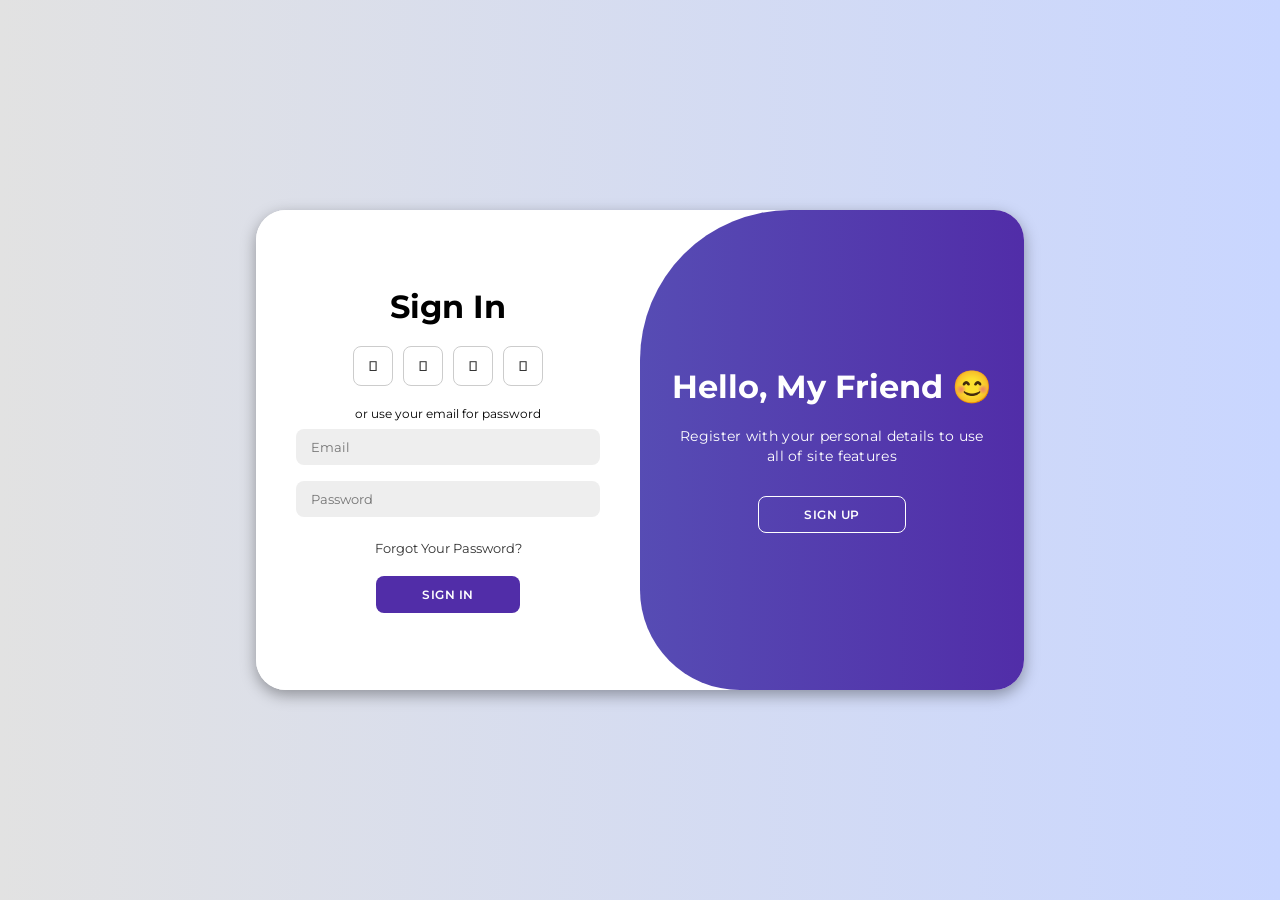
<file: index.html>
<!DOCTYPE html>
<html lang="en">
<head>
  <meta charset="UTF-8">
  <meta name="viewport" content="width=device-width, initial-scale=1.0">
  <title>Login Page</title>

  <!-- Font Awesome Icons -->
  <link rel="stylesheet" href="https://cdnjs.cloudflare.com/ajax/libs/font-awesome/6.5.0/css/all.min.css">

  <!-- Google Fonts -->
  <link rel="preconnect" href="https://fonts.googleapis.com">
  <link href="https://fonts.googleapis.com/css2?family=Montserrat:wght@400;600;700&display=swap" rel="stylesheet">

  <!-- Stylesheet -->
  <link rel="stylesheet" href="style.css">
</head>
<body>

  <div class="container" id="container">

    <!-- SIGN UP FORM -->
    <div class="form-container sign-up" id="signUpForm">
      <form>
        <h1>Create Account</h1>
        <div class="social-icons">
          <a href="#" class="icon"><i class="fa-brands fa-google"></i></a>
          <a href="#" class="icon"><i class="fa-brands fa-facebook-f"></i></a>
          <a href="#" class="icon"><i class="fa-brands fa-github"></i></a>
          <a href="#" class="icon"><i class="fa-brands fa-linkedin-in"></i></a>
        </div>
        <span>or use your email for registration</span>
        <input type="text" placeholder="Name">
        <input type="email" placeholder="Email">
        <input type="password" placeholder="Password">
        <button type="submit">Sign Up</button>
      </form>
    </div>

    <!-- SIGN IN FORM -->
    <div class="form-container sign-in" id="signInForm">
      <form>
        <h1>Sign In</h1>
        <div class="social-icons">
          <a href="#" class="icon"><i class="fa-brands fa-google"></i></a>
          <a href="#" class="icon"><i class="fa-brands fa-facebook-f"></i></a>
          <a href="#" class="icon"><i class="fa-brands fa-github"></i></a>
          <a href="#" class="icon"><i class="fa-brands fa-linkedin-in"></i></a>
        </div>
        <span>or use your email for password</span>
        <input type="email" placeholder="Email">
        <input type="password" placeholder="Password">
        <a href="#">Forgot Your Password?</a>
        <button type="submit">Sign In</button>
      </form>
    </div>

    <!-- TOGGLE (purple panel) -->
    <div class="toggle-container">
      <div class="toggle">

        <!-- Shown when on Sign Up screen → invites back to Sign In -->
        <div class="toggle-panel toggle-left" id="toggleLeft">
          <h1>Welcome Back!</h1>
          <p>Enter your personal details to use all of site features</p>
          <button class="hidden" id="loginBtn">Sign In</button>
        </div>

        <!-- Shown when on Sign In screen → invites to Sign Up -->
        <div class="toggle-panel toggle-right" id="toggleRight">
          <h1>Hello, My Friend 😊</h1>
          <p>Register with your personal details to use all of site features</p>
          <button class="hidden" id="registerBtn">Sign Up</button>
        </div>

      </div>
    </div>

  </div>

  <!-- JavaScript -->
  <script src="script.js"></script>
</body>
</html>
</file>
<file: style.css>
/* ════════════════════════════════════════
   RESET & BASE
   ════════════════════════════════════════ */
*, *::before, *::after {
  margin: 0;
  padding: 0;
  box-sizing: border-box;
  font-family: 'Montserrat', sans-serif;
}

body {
  background: linear-gradient(to right, #e2e2e2, #c9d6ff);
  display: flex;
  align-items: center;
  justify-content: center;
  min-height: 100vh;
  padding: 20px;
}

/* ════════════════════════════════════════
   CARD
   ════════════════════════════════════════ */
.container {
  background-color: #fff;
  border-radius: 30px;
  box-shadow: 0 5px 15px rgba(0, 0, 0, 0.35);
  position: relative;
  overflow: hidden;
  width: 768px;
  max-width: 100%;
  min-height: 480px;
}

/* ════════════════════════════════════════
   TYPOGRAPHY
   ════════════════════════════════════════ */
.container p {
  font-size: 14px;
  line-height: 20px;
  letter-spacing: 0.3px;
  margin: 20px 0;
}

.container span {
  font-size: 12px;
}

.container a {
  color: #333;
  font-size: 13px;
  text-decoration: none;
  margin: 15px 0 10px;
}

/* ════════════════════════════════════════
   BUTTONS
   ════════════════════════════════════════ */
.container button {
  background-color: #512da8;
  color: #fff;
  font-size: 12px;
  padding: 10px 45px;
  border: 1px solid transparent;
  border-radius: 8px;
  font-weight: 600;
  letter-spacing: 0.5px;
  text-transform: uppercase;
  margin-top: 10px;
  cursor: pointer;
  transition: background-color 0.2s ease, transform 0.15s ease;
}

.container button:hover {
  transform: translateY(-1px);
  background-color: #6a3fc8;
}

.container button.hidden {
  background-color: transparent;
  border-color: #fff;
}

.container button.hidden:hover {
  background-color: rgba(255, 255, 255, 0.15);
  transform: translateY(-1px);
}

/* ════════════════════════════════════════
   FORM PANELS
   ════════════════════════════════════════ */
.container form {
  background-color: #fff;
  display: flex;
  align-items: center;
  justify-content: center;
  flex-direction: column;
  padding: 0 40px;
  height: 100%;
  text-align: center;
}

.container input {
  background-color: #eee;
  border: none;
  margin: 8px 0;
  padding: 10px 15px;
  font-size: 13px;
  border-radius: 8px;
  width: 100%;
  outline: none;
  transition: background-color 0.2s ease;
}

.container input:focus {
  background-color: #e0e0f0;
}

/* ════════════════════════════════════════
   SOCIAL ICONS
   ════════════════════════════════════════ */
.social-icons {
  margin: 20px 0;
}

.social-icons a {
  border: 1px solid #ccc;
  border-radius: 20%;
  display: inline-flex;
  justify-content: center;
  align-items: center;
  margin: 0 3px;
  width: 40px;
  height: 40px;
  color: #333;
  font-size: 14px;
  transition: border-color 0.2s ease, background-color 0.2s ease, transform 0.15s ease;
}

.social-icons a:hover {
  border-color: #512da8;
  background-color: #f3eeff;
  transform: translateY(-2px);
}

/* ════════════════════════════════════════
   DESKTOP — side-by-side slide animation
   ════════════════════════════════════════ */
.form-container {
  position: absolute;
  top: 0;
  height: 100%;
  transition: transform 0.6s cubic-bezier(0.4, 0, 0.2, 1),
              opacity   0.6s cubic-bezier(0.4, 0, 0.2, 1);
}

.sign-in {
  left: 0;
  width: 50%;
  z-index: 2;
}

.container.active .sign-in {
  transform: translateX(100%);
  opacity: 0;
}

.sign-up {
  left: 0;
  width: 50%;
  opacity: 0;
  z-index: 1;
}

.container.active .sign-up {
  transform: translateX(100%);
  opacity: 1;
  z-index: 5;
  animation: move 0.6s cubic-bezier(0.4, 0, 0.2, 1);
}

@keyframes move {
  0%, 49.99% { opacity: 0; z-index: 1; }
  50%, 100%  { opacity: 1; z-index: 5; }
}

/* ════════════════════════════════════════
   TOGGLE CONTAINER (purple sliding panel)
   ════════════════════════════════════════ */
.toggle-container {
  position: absolute;
  top: 0;
  left: 50%;
  width: 50%;
  height: 100%;
  overflow: hidden;
  border-radius: 150px 0 0 100px;
  z-index: 1000;
  transition: transform 0.6s cubic-bezier(0.4, 0, 0.2, 1),
              border-radius 0.6s cubic-bezier(0.4, 0, 0.2, 1);
}

.container.active .toggle-container {
  transform: translateX(-100%);
  border-radius: 0 150px 100px 0;
}

.toggle {
  background: linear-gradient(to right, #5c6bc0, #512da8);
  color: #fff;
  position: relative;
  left: -100%;
  height: 100%;
  width: 200%;
  transform: translateX(0);
  transition: transform 0.6s cubic-bezier(0.4, 0, 0.2, 1);
}

.container.active .toggle {
  transform: translateX(50%);
}

.toggle-panel {
  position: absolute;
  width: 50%;
  height: 100%;
  display: flex;
  align-items: center;
  justify-content: center;
  flex-direction: column;
  padding: 0 30px;
  text-align: center;
  top: 0;
  transition: transform 0.6s cubic-bezier(0.4, 0, 0.2, 1);
}

.toggle-panel h1,
.toggle-panel p {
  color: #fff;
}

.toggle-left {
  transform: translateX(-200%);
}

.container.active .toggle-left {
  transform: translateX(0);
}

.toggle-right {
  right: 0;
  transform: translateX(0);
}

.container.active .toggle-right {
  transform: translateX(200%);
}

/* ════════════════════════════════════════
   TABLET  601px – 768px
   Same layout, scaled down
   ════════════════════════════════════════ */
@media (max-width: 768px) {
  .container {
    min-height: 420px;
    border-radius: 20px;
  }

  .container form {
    padding: 0 22px;
  }

  .container form h1 {
    font-size: 20px;
  }

  .container p {
    font-size: 12px;
    margin: 12px 0;
  }

  .container input {
    padding: 9px 12px;
    font-size: 12px;
    margin: 6px 0;
  }

  .container button {
    padding: 9px 30px;
    font-size: 11px;
  }

  .toggle-container {
    border-radius: 100px 0 0 80px;
  }

  .container.active .toggle-container {
    border-radius: 0 100px 80px 0;
  }

  .toggle-panel {
    padding: 0 18px;
  }

  .toggle-panel h1 {
    font-size: 18px;
  }

  .toggle-panel p {
    font-size: 12px;
    margin: 10px 0;
  }
}

/* ════════════════════════════════════════
   PHONE  ≤ 600px
   Stacked layout: purple banner on top,
   form panel below
   ════════════════════════════════════════ */
@media (max-width: 600px) {
  body {
    padding: 12px;
    padding-top: 24px;
    align-items: flex-start;
  }

  /* Card becomes a flex column — zones stack naturally */
  .container {
    width: 100%;
    min-height: unset;
    border-radius: 20px;
    display: flex;
    flex-direction: column;
  }

  /* ── Purple banner → top zone ── */
  .toggle-container {
    position: relative !important;
    top: auto !important;
    left: auto !important;
    width: 100% !important;
    height: auto !important;
    border-radius: 20px 20px 40px 40px !important;
    overflow: hidden;
    z-index: 10;
    flex-shrink: 0;
    transition: border-radius 0.5s cubic-bezier(0.4, 0, 0.2, 1);
  }

  .container.active .toggle-container {
    border-radius: 40px 40px 20px 20px !important;
    transform: none !important;
  }

  /* Inner gradient strip — reset desktop transforms */
  .toggle {
    position: relative;
    left: 0 !important;
    top: 0 !important;
    width: 100% !important;
    height: auto !important;
    transform: none !important;
    transition: none !important;
    background: linear-gradient(to right, #5c6bc0, #512da8);
  }

  /* Toggle panels: hidden by default; JS adds .active to show one */
  .toggle-panel {
    position: relative !important;
    width: 100% !important;
    height: auto !important;
    padding: 28px 24px !important;
    top: auto !important;
    right: auto !important;
    bottom: auto !important;
    left: auto !important;
    display: none;
    transform: none !important;
    transition: none !important;
  }

  .toggle-panel.active {
    display: flex !important;
  }

  .toggle-panel h1 {
    font-size: 22px;
    margin-bottom: 8px;
  }

  .toggle-panel p {
    font-size: 13px;
    line-height: 19px;
    margin: 8px 0 16px;
  }

  /* ── Form zone → bottom ── */
  .form-container {
    position: relative !important;
    top: auto !important;
    left: auto !important;
    width: 100% !important;
    height: auto !important;
    transform: none !important;
    animation: none !important;
    transition: opacity 0.4s ease;
    display: none;
    opacity: 1;
    z-index: auto !important;
  }

  .form-container.active {
    display: block !important;
  }

  .container form {
    padding: 24px 24px 28px;
    height: auto !important;
    justify-content: flex-start;
    text-align: center;
  }

  .container form h1 {
    font-size: 20px;
    margin-bottom: 4px;
  }

  .container span {
    font-size: 11px;
    display: block;
    margin: 6px 0 4px;
  }

  .container a {
    font-size: 11px;
    margin: 8px 0 4px;
    display: block;
  }

  .container input {
    padding: 11px 14px;
    font-size: 13px;
    margin: 5px 0;
  }

  .container button {
    padding: 11px 40px;
    font-size: 12px;
    margin-top: 10px;
  }

  .social-icons {
    margin: 10px 0 6px;
  }

  .social-icons a {
    width: 38px;
    height: 38px;
    font-size: 14px;
    margin: 0 4px;
  }
}
</file>
